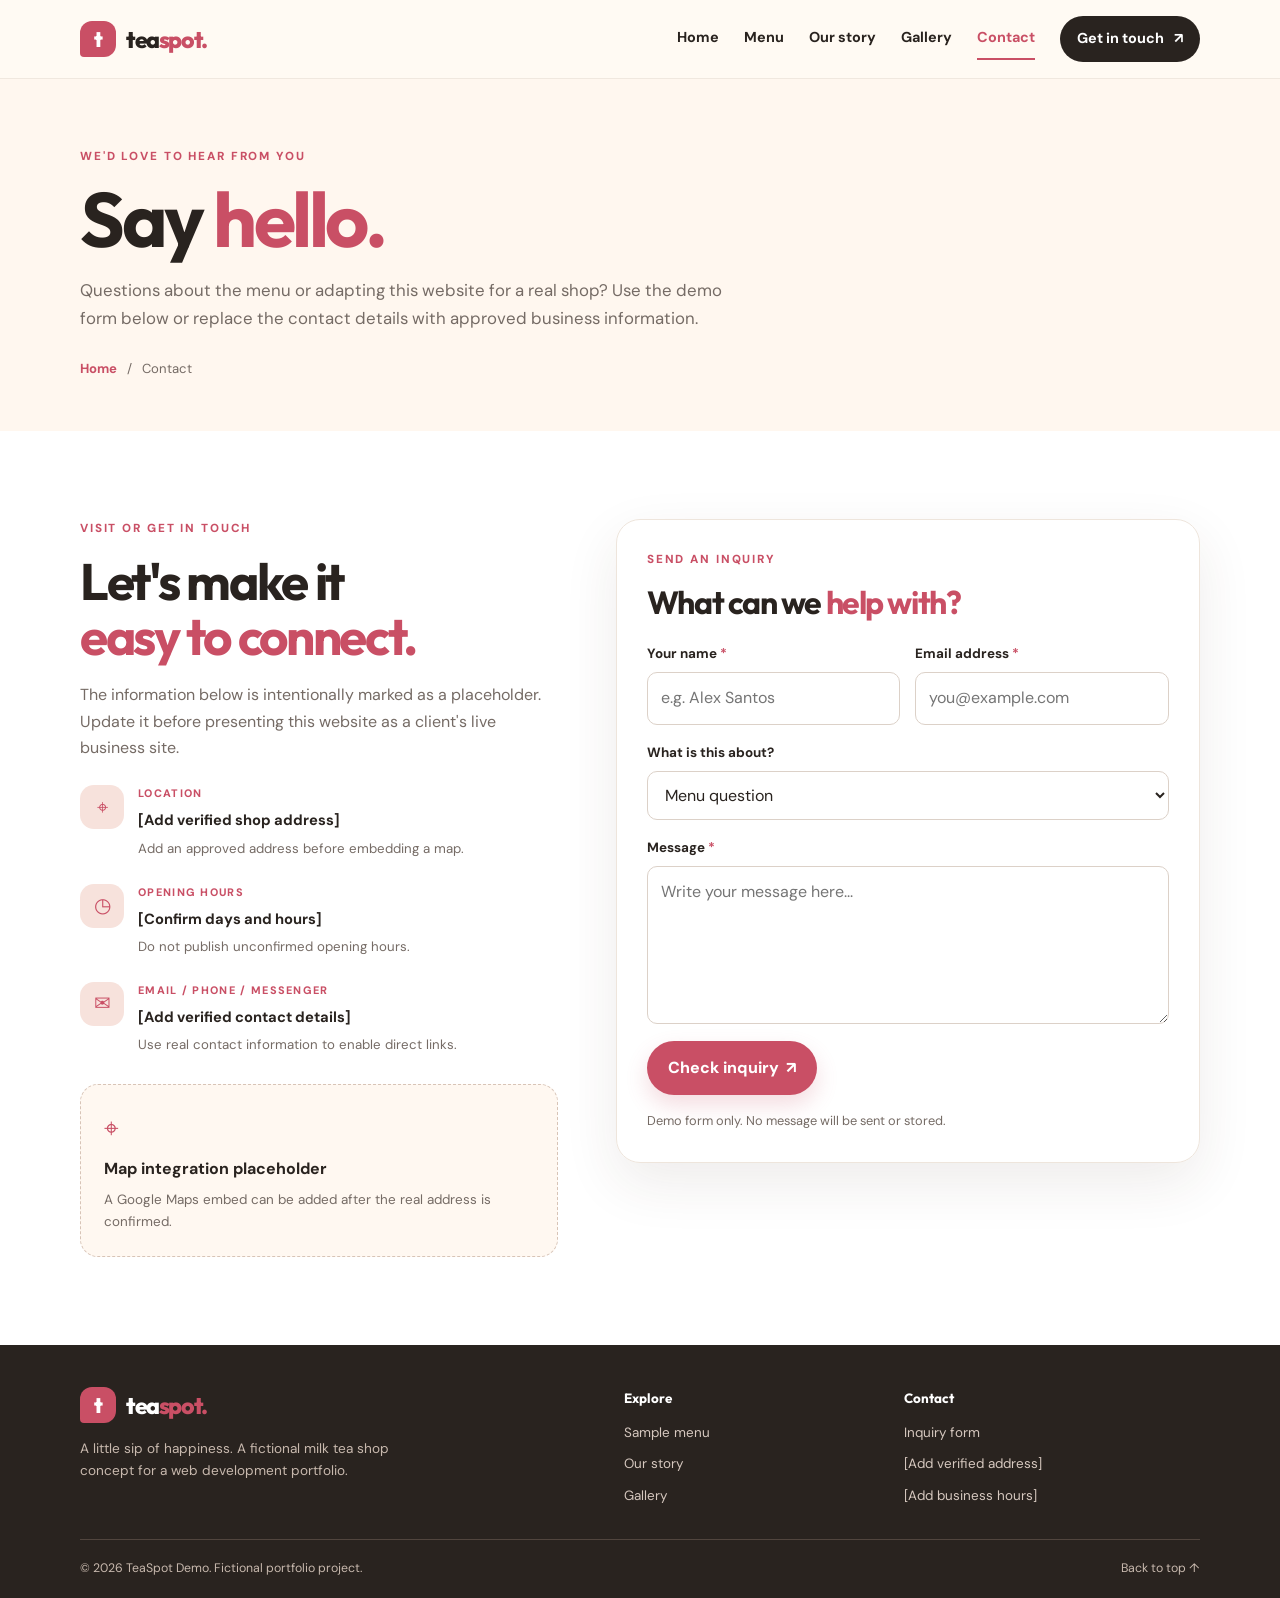
<file: contact.html>
<!DOCTYPE html>
<html lang="en">
<head>
  <meta charset="UTF-8">
  <meta name="viewport" content="width=device-width, initial-scale=1.0">
  <meta name="description" content="Contact the TeaSpot concept through a demo inquiry form and review the business details that need confirmation.">
  <meta name="theme-color" content="#fffaf3">
  <meta property="og:title" content="Contact | TeaSpot">
  <meta property="og:description" content="Contact the TeaSpot concept through a demo inquiry form and review the business details that need confirmation.">
  <meta property="og:type" content="website">
  <title>Contact | TeaSpot</title>
  <link rel="preconnect" href="https://fonts.googleapis.com">
  <link rel="preconnect" href="https://fonts.gstatic.com" crossorigin>
  <link href="https://fonts.googleapis.com/css2?family=DM+Sans:wght@400;500;600;700&family=Outfit:wght@500;600;700;800&display=swap" rel="stylesheet">
  <link rel="stylesheet" href="style.css">
  <script src="script.js" defer></script>
</head>
<body data-page="contact">
<a class="skip-link" href="#main-content">Skip to content</a>
<header class="site-header">
  <nav class="nav container" aria-label="Main navigation">
    <a class="brand" href="index.html" aria-label="TeaSpot home"><span class="brand-mark" aria-hidden="true">t</span><span>tea<span class="brand-dot">spot.</span></span></a>
    <button class="menu-toggle" type="button" aria-label="Open navigation menu" aria-expanded="false" aria-controls="navLinks"><span></span><span></span><span></span></button>
    <div class="nav-links" id="navLinks">
      <a href="index.html" data-page-link="home">Home</a>
      <a href="menu.html" data-page-link="menu">Menu</a>
      <a href="about.html" data-page-link="about">Our story</a>
      <a href="gallery.html" data-page-link="gallery">Gallery</a>
      <a href="contact.html" data-page-link="contact">Contact</a>
      <a class="nav-cta" href="contact.html">Get in touch <span aria-hidden="true">↗</span></a>
    </div>
  </nav>
</header>

<main id="main-content">
  <section class="page-hero"><div class="container"><p class="eyebrow">WE'D LOVE TO HEAR FROM YOU</p><h1>Say <span>hello.</span></h1><p>Questions about the menu or adapting this website for a real shop? Use the demo form below or replace the contact details with approved business information.</p><div class="breadcrumbs"><a href="index.html">Home</a><span aria-hidden="true">/</span><span>Contact</span></div></div></section>
  <section class="section contact-section"><div class="container contact-grid">
    <div class="contact-copy"><p class="eyebrow">VISIT OR GET IN TOUCH</p><h2>Let's make it<br><span>easy to connect.</span></h2><p class="muted">The information below is intentionally marked as a placeholder. Update it before presenting this website as a client's live business site.</p>
      <div class="contact-detail"><span class="detail-icon" aria-hidden="true">⌖</span><div><small>LOCATION</small><strong>[Add verified shop address]</strong><p>Add an approved address before embedding a map.</p></div></div>
      <div class="contact-detail"><span class="detail-icon" aria-hidden="true">◷</span><div><small>OPENING HOURS</small><strong>[Confirm days and hours]</strong><p>Do not publish unconfirmed opening hours.</p></div></div>
      <div class="contact-detail"><span class="detail-icon" aria-hidden="true">✉</span><div><small>EMAIL / PHONE / MESSENGER</small><strong>[Add verified contact details]</strong><p>Use real contact information to enable direct links.</p></div></div>
      <div class="map-placeholder"><span aria-hidden="true">⌖</span><strong>Map integration placeholder</strong><p>A Google Maps embed can be added after the real address is confirmed.</p></div>
    </div>
    <div class="form-card"><p class="eyebrow">SEND AN INQUIRY</p><h2>What can we <span>help with?</span></h2>
      <form id="contactForm">
        <div class="form-row"><div class="field"><label for="name">Your name <span aria-hidden="true">*</span></label><input id="name" name="name" autocomplete="name" required minlength="2" placeholder="e.g. Alex Santos"></div><div class="field"><label for="email">Email address <span aria-hidden="true">*</span></label><input id="email" name="email" type="email" autocomplete="email" required placeholder="you@example.com"></div></div>
        <div class="field"><label for="topic">What is this about?</label><select id="topic" name="topic"><option value="Menu question">Menu question</option><option value="Business inquiry">Business inquiry</option><option value="Website feedback">Website feedback</option><option value="Other">Other</option></select></div>
        <div class="field"><label for="message">Message <span aria-hidden="true">*</span></label><textarea id="message" name="message" rows="5" required minlength="10" placeholder="Write your message here..."></textarea></div>
        <button class="button button-primary" type="submit">Check inquiry <span aria-hidden="true">↗</span></button>
        <p class="form-status" id="formStatus" role="status" aria-live="polite">Demo form only. No message will be sent or stored.</p>
      </form>
    </div>
  </div></section>
</main>
<footer class="site-footer"><div class="container footer-main">
  <div class="footer-brand-column"><a class="brand footer-brand" href="index.html"><span class="brand-mark" aria-hidden="true">t</span><span>tea<span class="brand-dot">spot.</span></span></a><p>A little sip of happiness. A fictional milk tea shop concept for a web development portfolio.</p></div>
  <div class="footer-links"><strong>Explore</strong><a href="menu.html">Sample menu</a><a href="about.html">Our story</a><a href="gallery.html">Gallery</a></div>
  <div class="footer-links"><strong>Contact</strong><a href="contact.html">Inquiry form</a><span>[Add verified address]</span><span>[Add business hours]</span></div>
</div><div class="container footer-bottom"><p>© <span id="currentYear">2026</span> TeaSpot Demo. Fictional portfolio project.</p><a href="#main-content">Back to top ↑</a></div></footer>
</body>
</html>
</file>
<file: style.css>
:root{--ink:#29231f;--muted:#756b65;--cream:#fffaf3;--paper:#fff;--pink:#ef9d9d;--rose:#c94f65;--brown:#69402f;--green:#a7bd8b;--line:#eee5dc;--shadow:0 20px 55px rgba(67,43,31,.09);--radius:24px}
*{box-sizing:border-box}
html{scroll-behavior:smooth;scroll-padding-top:100px}
body{margin:0;color:var(--ink);background:var(--cream);font-family:"DM Sans",sans-serif;line-height:1.65}
img{display:block;max-width:100%}
a{color:inherit;text-decoration:none}
button,input,textarea,select{font:inherit}
button,a{-webkit-tap-highlight-color:transparent}
.container{width:min(1120px,calc(100% - 44px));margin-inline:auto}
.skip-link{position:absolute;left:12px;top:-60px;z-index:100;background:var(--ink);color:white;padding:10px 14px;border-radius:8px}
.skip-link:focus{top:12px}
.site-header{position:sticky;top:0;z-index:20;background:rgba(255,250,243,.95);backdrop-filter:blur(14px);border-bottom:1px solid rgba(238,229,220,.85)}
.nav{min-height:78px;display:flex;align-items:center;justify-content:space-between;gap:24px}
.brand{display:inline-flex;align-items:center;gap:10px;font:800 1.45rem "Outfit",sans-serif;letter-spacing:-.06em;flex-shrink:0}
.brand-mark{display:grid;place-items:center;width:36px;height:36px;border-radius:12px 12px 12px 4px;background:var(--rose);color:#fff;font-size:1.35rem}
.brand-dot{color:var(--rose)}
.nav-links{display:flex;align-items:center;gap:25px;font-size:.9rem;font-weight:700}
.nav-links>a:not(.nav-cta){padding:8px 0;border-bottom:2px solid transparent}
.nav-links>a[aria-current="page"],.nav-links>a:not(.nav-cta):hover{color:var(--rose);border-bottom-color:var(--rose)}
.nav-cta{background:var(--ink);color:white;border-radius:999px;padding:11px 17px}
.nav-cta span,.button span{margin-left:7px}
.menu-toggle{display:none;border:0;background:transparent;padding:9px;cursor:pointer}
.menu-toggle span{display:block;width:24px;height:2px;margin:5px;background:var(--ink);border-radius:4px}
.section{padding:88px 0}
.hero{padding:66px 0 85px;overflow:hidden}
.hero-grid{display:grid;grid-template-columns:.9fr 1.1fr;align-items:center;gap:58px}
.eyebrow{margin:0 0 15px;color:var(--rose);font-size:.73rem;font-weight:800;letter-spacing:.16em;text-transform:uppercase}
.eyebrow-dot{display:inline-block;width:8px;height:8px;margin-right:8px;border-radius:50%;background:var(--green)}
h1,h2,h3,p{margin-top:0}
h1,h2,h3{font-family:"Outfit",sans-serif;letter-spacing:-.045em}
h1{margin-bottom:20px;font-size:clamp(3.5rem,6vw,5.6rem);line-height:.99}
h1 span,h2 span{color:var(--rose)}
.hero-text{max-width:460px;color:var(--muted);font-size:1.08rem}
.hero-actions{display:flex;flex-wrap:wrap;gap:12px;margin-top:28px}
.button{display:inline-flex;align-items:center;justify-content:center;border:0;border-radius:999px;padding:14px 21px;font-weight:800;cursor:pointer;transition:transform .2s,box-shadow .2s}
.button:hover{transform:translateY(-2px)}
.button-primary{background:var(--rose);color:white;box-shadow:0 10px 22px rgba(201,79,101,.2)}
.button-ghost{border:1px solid var(--line);background:rgba(255,255,255,.7)}
.button-light{background:white;color:var(--rose)}
.hero-note{display:flex;align-items:center;gap:12px;margin-top:34px}
.note-icon{display:grid;place-items:center;width:38px;height:38px;border-radius:50%;background:#f7e2dc;color:var(--rose)}
.hero-note p{margin:0;font-size:.88rem;line-height:1.45}.hero-note p span{color:var(--muted)}
.hero-photo-wrap{position:relative;min-height:475px}
.hero-photo{width:100%;height:475px;object-fit:cover;border-radius:48% 48% 22px 22px;box-shadow:var(--shadow)}
.photo-sticker{position:absolute;left:-28px;top:42px;display:flex;flex-direction:column;align-items:center;justify-content:center;width:94px;height:94px;border-radius:50%;background:#f1d3c9;color:var(--brown);font:800 .85rem "Outfit",sans-serif;transform:rotate(-12deg);box-shadow:0 8px 25px #69402f18}
.sticker-star{color:var(--rose);font-size:1.4rem;line-height:1.1}
.photo-caption{position:absolute;bottom:20px;right:-15px;padding:12px 18px;background:white;border-radius:12px;box-shadow:var(--shadow);font:700 .88rem "Outfit",sans-serif}
.menu-section{background:white}
.section-heading{display:flex;align-items:end;justify-content:space-between;gap:35px;margin-bottom:36px}
h2{margin-bottom:0;font-size:clamp(2.35rem,4vw,3.45rem);line-height:1.08}
.section-intro{max-width:370px;margin-bottom:4px;color:var(--muted)}
.menu-grid{display:grid;grid-template-columns:repeat(3,minmax(0,1fr));gap:22px}
.drink-card{overflow:hidden;border:1px solid var(--line);border-radius:22px;background:white;transition:transform .2s,box-shadow .2s}
.drink-card:hover{transform:translateY(-4px);box-shadow:var(--shadow)}
.drink-photo{width:100%;height:225px;object-fit:cover;background:#f2e5dc}
.drink-info{padding:20px}
.drink-title{display:flex;align-items:start;justify-content:space-between;gap:12px}
.drink-title h3{margin-bottom:8px;font-size:1.13rem;line-height:1.3}
.drink-title strong{color:var(--rose);white-space:nowrap}
.drink-info p{margin-bottom:14px;color:var(--muted);font-size:.9rem}
.drink-tag{display:inline-block;padding:5px 10px;border-radius:999px;background:#f8eee8;color:var(--brown);font-size:.68rem;font-weight:800;letter-spacing:.04em}
.menu-note{margin:22px 0 0;text-align:center;color:#887b72;font-size:.78rem}
.center-action{text-align:center;margin-top:28px}
.text-link{color:var(--rose);font-weight:800}.text-link span{margin-left:7px}
.story-section{background:#fff7ef}
.story-grid{display:grid;grid-template-columns:1fr 1fr;align-items:center;gap:76px}
.story-photo-wrap{position:relative}
.story-photo-wrap img{width:100%;height:430px;object-fit:cover;border-radius:var(--radius)}
.image-note{position:absolute;bottom:18px;left:18px;padding:9px 13px;border-radius:999px;background:rgba(255,250,243,.94);color:var(--brown);font-size:.67rem;font-weight:800;letter-spacing:.1em}
.story-copy>p:not(.eyebrow){margin-top:20px;color:var(--muted)}
.check-list{list-style:none;margin:24px 0;padding:0;display:grid;gap:10px}
.check-list li{display:flex;gap:10px;align-items:center;font-size:.93rem;font-weight:600}
.check-list li span{display:grid;place-items:center;flex:0 0 23px;height:23px;border-radius:50%;background:#e1ebd7;color:#587145;font-size:.8rem}
.cta-section{background:#f4e5dc}
.cta-panel{display:grid;grid-template-columns:1fr .7fr;align-items:center;gap:50px;padding:48px;border-radius:28px;background:var(--rose);color:white}
.cta-panel .eyebrow{color:#ffe1d7}.cta-panel h2 span{color:#ffe0d6}
.cta-panel p:not(.eyebrow){max-width:460px;margin:18px 0 0;color:#ffe8e3}
.cta-actions{display:grid;justify-items:start;gap:14px}.cta-actions p{font-size:.78rem!important}
.page-hero{padding:68px 0 52px;background:#fff7ef}
.page-hero h1{font-size:clamp(3.1rem,6vw,5rem);max-width:850px}
.page-hero> .container>p:not(.eyebrow){max-width:650px;color:var(--muted);font-size:1.05rem}
.breadcrumbs{display:flex;align-items:center;gap:10px;margin-top:25px;color:var(--muted);font-size:.82rem}
.breadcrumbs a{color:var(--rose);font-weight:700}
.menu-grid-page{row-gap:24px}
.notice{margin-top:30px;padding:18px 20px;border:1px solid #ead8ca;border-radius:14px;background:#fff8f1;color:#625148;font-size:.9rem}
.values-section{background:white}
.values-grid{display:grid;grid-template-columns:repeat(3,1fr);gap:20px}
.value-card{padding:27px;border:1px solid var(--line);border-radius:20px;background:#fffdf9}
.value-icon{display:grid;place-items:center;width:44px;height:44px;border-radius:14px;background:#f7e2dc;color:var(--rose);font-size:1.35rem}
.value-card h3{margin:19px 0 8px;font-size:1.25rem}.value-card p{margin:0;color:var(--muted);font-size:.92rem}
.gallery-section{background:white}
.gallery-grid{display:grid;grid-template-columns:repeat(2,minmax(0,1fr));gap:22px}
.gallery-item{position:relative;overflow:hidden;min-height:260px;margin:0;border-radius:20px;background:#f1dfd1}
.gallery-item img{width:100%;height:100%;min-height:260px;max-height:430px;object-fit:cover;transition:transform .35s}
.gallery-item:hover img{transform:scale(1.035)}
.gallery-tall{grid-row:span 2}
.gallery-tall img{height:100%;max-height:650px}
.gallery-item figcaption{position:absolute;left:14px;right:14px;bottom:14px;display:flex;flex-direction:column;padding:12px 15px;border-radius:12px;background:rgba(255,250,243,.94)}
.gallery-item figcaption strong{font-family:"Outfit",sans-serif}.gallery-item figcaption span{font-size:.78rem;color:var(--muted)}
.contact-section{background:white}
.contact-grid{display:grid;grid-template-columns:.9fr 1.1fr;gap:58px;align-items:start}
.contact-copy h2{margin-bottom:18px}.muted{color:var(--muted)}
.contact-detail{display:flex;gap:14px;margin-top:24px}
.detail-icon{display:grid;place-items:center;flex:0 0 44px;height:44px;border-radius:14px;background:#f7e2dc;color:var(--rose);font-size:1.25rem}
.contact-detail small{display:block;margin-bottom:4px;font-size:.68rem;font-weight:800;letter-spacing:.12em;color:var(--rose)}
.contact-detail strong{font-size:.92rem}.contact-detail p{margin:4px 0 0;color:var(--muted);font-size:.83rem}
.map-placeholder{display:grid;justify-items:start;gap:6px;margin-top:28px;padding:23px;border:1px dashed #d8c4b7;border-radius:18px;background:#fff8f1}
.map-placeholder>span{font-size:1.6rem;color:var(--rose)}.map-placeholder p{margin:0;color:var(--muted);font-size:.84rem}
.form-card{padding:30px;border:1px solid var(--line);border-radius:24px;box-shadow:var(--shadow)}
.form-card h2{margin-bottom:24px;font-size:2rem}
.form-row{display:grid;grid-template-columns:1fr 1fr;gap:15px}
.field{display:grid;gap:7px;margin-bottom:17px}
.field label{font-size:.84rem;font-weight:700}
.field label span{color:var(--rose)}
.field input,.field textarea,.field select{width:100%;min-width:0;padding:12px 13px;border:1px solid #dcd1c8;border-radius:10px;background:#fff;color:var(--ink)}
.field textarea{resize:vertical}
.field input:focus,.field textarea:focus,.field select:focus{outline:3px solid #d85e7140;border-color:var(--rose)}
.form-status{margin:15px 0 0;color:var(--muted);font-size:.8rem}
.form-status.is-error{color:#a1263b}.form-status.is-success{color:#365b32}
.site-footer{padding:42px 0 20px;background:#29231f;color:#f6eee8}
.footer-main{display:grid;grid-template-columns:1.5fr .7fr .9fr;gap:50px;padding-bottom:32px}
.footer-brand{color:white}.footer-brand-column p{max-width:330px;margin:15px 0 0;color:#c8b9ae;font-size:.85rem}
.footer-links{display:flex;flex-direction:column;align-items:flex-start;gap:9px;font-size:.84rem;color:#d6c8bf}
.footer-links strong{margin-bottom:4px;color:white;font-family:"Outfit",sans-serif}
.footer-links a:hover,.footer-bottom a:hover{color:#f1a9b5}
.footer-bottom{display:flex;justify-content:space-between;gap:20px;padding-top:18px;border-top:1px solid #51453e;color:#c8b9ae;font-size:.77rem}
.footer-bottom p{margin:0}
:focus-visible{outline:3px solid #587145;outline-offset:4px}
@media(max-width:900px){.nav-links{gap:15px}.hero-grid{gap:35px}.hero-photo-wrap,.hero-photo{min-height:390px;height:390px}.story-grid{gap:42px}.contact-grid{gap:30px}.cta-panel{gap:30px;padding:36px}}
@media(max-width:720px){.section{padding:68px 0}.nav{min-height:70px}.menu-toggle{display:block}.nav-links{display:none;position:absolute;top:70px;left:0;right:0;padding:20px 24px 24px;flex-direction:column;align-items:stretch;gap:12px;background:var(--cream);border-bottom:1px solid var(--line);box-shadow:0 18px 28px #29231f0c}.nav-links.is-open{display:flex}.nav-links>a:not(.nav-cta){padding:8px 0}.nav-cta{text-align:center;margin-top:4px}.hero{padding-top:45px}.hero-grid{grid-template-columns:1fr;gap:30px}.hero-copy{text-align:center}.hero-text{margin-inline:auto}.hero-actions,.hero-note{justify-content:center}.hero-photo-wrap{width:min(100%,520px);min-height:360px;margin:0 auto}.hero-photo{height:360px;min-height:360px}.photo-sticker{left:-8px;width:78px;height:78px}.photo-caption{right:0}.section-heading{display:block}.section-intro{margin-top:16px}.menu-grid{grid-template-columns:repeat(2,minmax(0,1fr))}.story-grid{grid-template-columns:1fr;gap:32px}.story-photo-wrap img{height:350px}.cta-panel{grid-template-columns:1fr;gap:28px}.page-hero{padding:52px 0 38px}.contact-grid{grid-template-columns:1fr}.gallery-grid{gap:14px}.footer-main{grid-template-columns:1fr 1fr;gap:28px}.footer-brand-column{grid-column:1/-1}}
@media(max-width:480px){.container{width:calc(100% - 30px)}h1{font-size:clamp(3rem,15vw,4.2rem)}.hero-photo-wrap{min-height:300px}.hero-photo{height:300px;min-height:300px}.photo-caption{font-size:.75rem;right:0;bottom:10px}.menu-grid{grid-template-columns:1fr}.drink-photo{height:230px}.story-photo-wrap img{height:290px}.cta-panel{padding:28px 22px}.values-grid{grid-template-columns:1fr}.gallery-grid{grid-template-columns:1fr}.gallery-tall{grid-row:auto}.gallery-tall img{height:300px;min-height:300px}.gallery-item img{height:280px;min-height:280px}.form-card{padding:22px 17px}.form-row{grid-template-columns:1fr;gap:0}.footer-main{grid-template-columns:1fr 1fr;gap:24px}.footer-brand-column{grid-column:1/-1}.footer-bottom{flex-direction:column;gap:8px}.page-hero h1{font-size:clamp(2.8rem,13vw,4rem)}}
@media(prefers-reduced-motion:reduce){*,*::before,*::after{scroll-behavior:auto!important;transition-duration:.01ms!important;animation-duration:.01ms!important;animation-iteration-count:1!important}}
</file>
